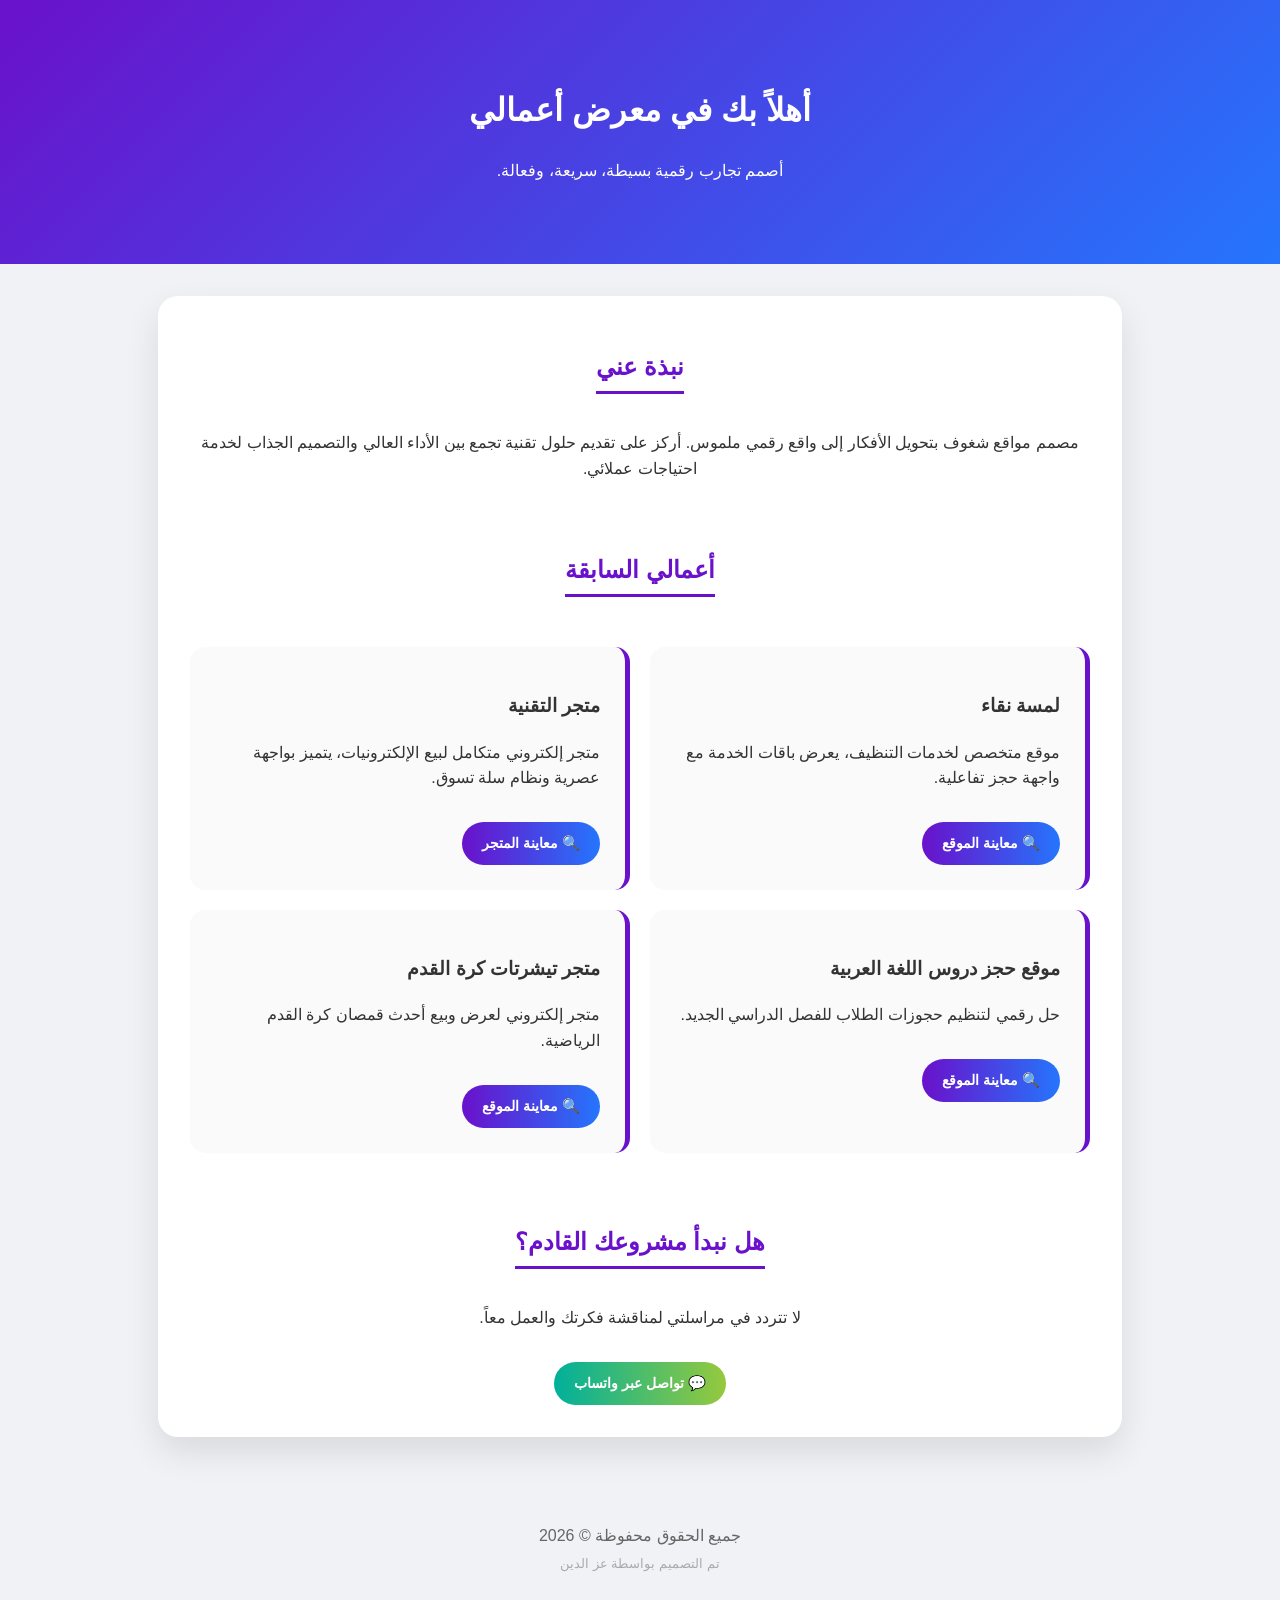
<file: index.html>
<!DOCTYPE html>
<html lang="ar" dir="rtl">
<head>
    <meta charset="UTF-8">
    <title>معرض أعمالي - مصمم ومطور مواقع</title>
    <style>
        body { font-family: 'Segoe UI', Tahoma, sans-serif; margin: 0; padding: 0; background-color: #f0f2f5; color: #333; text-align: center; line-height: 1.6; }
        header { background: linear-gradient(135deg, #6a11cb 0%, #2575fc 100%); color: white; padding: 4rem 0; }
        .container { max-width: 900px; margin: 2rem auto; padding: 2rem; background: white; border-radius: 20px; box-shadow: 0 15px 35px rgba(0,0,0,0.1); }
        
        .projects-grid { display: grid; grid-template-columns: repeat(auto-fit, minmax(300px, 1fr)); gap: 20px; margin-top: 30px; }
        .project-card { background: #fafafa; padding: 25px; border-radius: 15px; border-right: 5px solid #6a11cb; transition: 0.4s; text-align: right; }
        .project-card:hover { transform: translateY(-5px); box-shadow: 0 10px 20px rgba(106,17,203,0.15); }
        
        .btn { display: inline-block; margin-top: 15px; padding: 10px 20px; color: white; text-decoration: none; border-radius: 50px; font-weight: bold; transition: 0.3s; font-size: 0.9rem; }
        .preview-btn { background: linear-gradient(to right, #6a11cb, #2575fc); }
        .whatsapp-btn { background: linear-gradient(to right, #00b09b, #96c93d); }
        .btn:hover { opacity: 0.9; transform: scale(1.05); }
        
        h2 { color: #6a11cb; margin-bottom: 20px; border-bottom: 3px solid #6a11cb; display: inline-block; padding-bottom: 5px; }
        footer { margin-top: 50px; padding: 20px; color: #666; }
    </style>
</head>
<body>

<header>
    <h1>أهلاً بك في معرض أعمالي</h1>
    <p>أصمم تجارب رقمية بسيطة، سريعة، وفعالة.</p>
</header>

<div class="container">
    <section>
        <h2>نبذة عني</h2>
        <p>مصمم مواقع شغوف بتحويل الأفكار إلى واقع رقمي ملموس. أركز على تقديم حلول تقنية تجمع بين الأداء العالي والتصميم الجذاب لخدمة احتياجات عملائي.</p>
    </section>

    <section style="margin-top: 50px;">
        <h2>أعمالي السابقة</h2>
        <div class="projects-grid">
            <!-- 1. لمسة نقاء -->
            <div class="project-card">
                <h3>لمسة نقاء</h3>
                <p>موقع متخصص لخدمات التنظيف، يعرض باقات الخدمة مع واجهة حجز تفاعلية.</p>
                <a href="https://almonasqez21-eng.github.io/---_----_-/#packages" class="btn preview-btn" target="_blank">🔍 معاينة الموقع</a>
            </div>
            <!-- 2. متجر التقنية -->
            <div class="project-card">
                <h3>متجر التقنية</h3>
                <p>متجر إلكتروني متكامل لبيع الإلكترونيات، يتميز بواجهة عصرية ونظام سلة تسوق.</p>
                <a href="https://almonasqez21-eng.github.io/-_-_-/index.html" class="btn preview-btn" target="_blank">🔍 معاينة المتجر</a>
            </div>
            <!-- 3. حجز دروس العربية -->
            <div class="project-card">
                <h3>موقع حجز دروس اللغة العربية</h3>
                <p>حل رقمي لتنظيم حجوزات الطلاب للفصل الدراسي الجديد.</p>
                <a href="https://almonasqez21-eng.github.io/-------/" class="btn preview-btn" target="_blank">🔍 معاينة الموقع</a>
            </div>
            <!-- 4. متجر تيشرتات كرة القدم -->
            <div class="project-card">
                <h3>متجر تيشرتات كرة القدم</h3>
                <p>متجر إلكتروني لعرض وبيع أحدث قمصان كرة القدم الرياضية.</p>
                <a href="https://almonasqez21-eng.github.io/-----/" class="btn preview-btn" target="_blank">🔍 معاينة الموقع</a>
            </div>
        </div>
    </section>
    
    <section style="margin-top: 50px;">
        <h2>هل نبدأ مشروعك القادم؟</h2>
        <p>لا تتردد في مراسلتي لمناقشة فكرتك والعمل معاً.</p>
        <a href="https://wa.me/201040173742" class="btn whatsapp-btn" target="_blank">💬 تواصل عبر واتساب</a>
    </section>
</div>

<footer>
    <p>جميع الحقوق محفوظة &copy; 2026</p>
    <p style="font-size: 0.8rem; color: #aaa; margin-top: -10px;">تم التصميم بواسطة عز الدين</p>
</footer>

</body>
</html>
</file>
